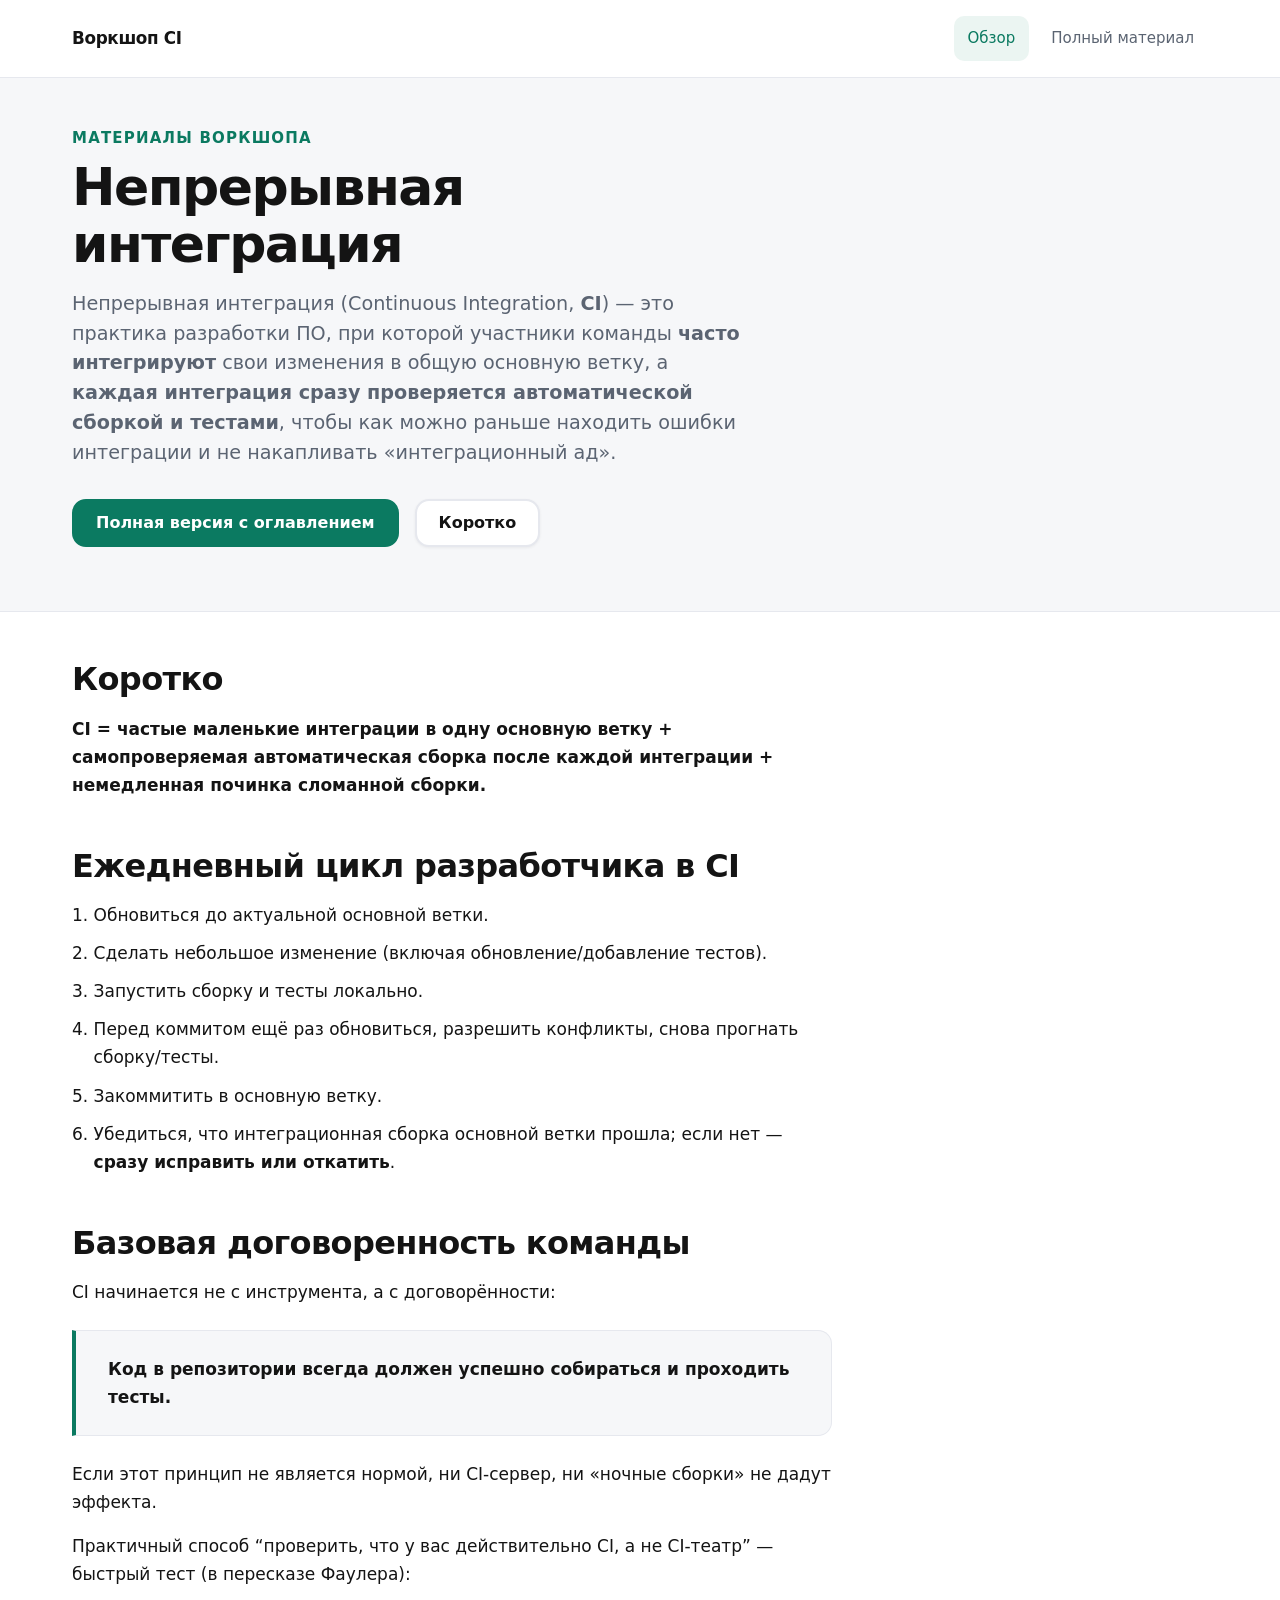
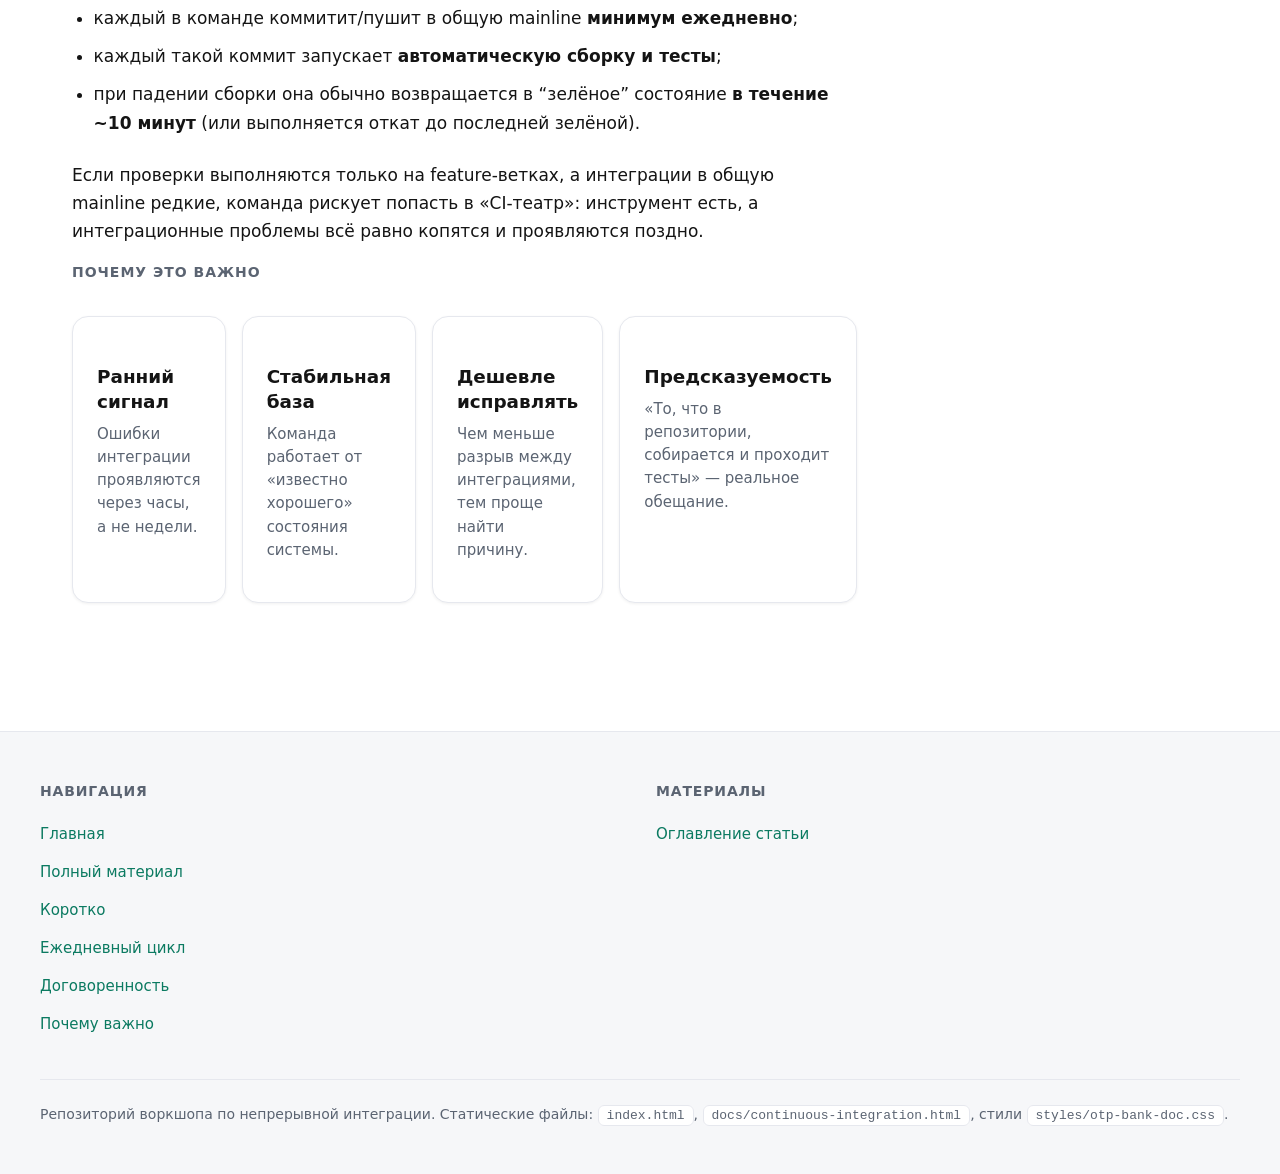
<file: index.html>
<!DOCTYPE html>
<html lang="ru">
<head>
  <meta charset="utf-8">
  <meta name="viewport" content="width=device-width, initial-scale=1">
  <title>Непрерывная интеграция (CI) — воркшоп</title>
  <link rel="stylesheet" href="styles/otp-bank-doc.css">
</head>
<body>
  <header class="site-header">
    <div class="site-header__inner">
      <a class="site-brand" href="index.html">Воркшоп CI</a>
      <nav class="site-nav" aria-label="Основная навигация">
        <a class="is-active" href="index.html">Обзор</a>
        <a href="docs/continuous-integration.html">Полный материал</a>
      </nav>
    </div>
  </header>

  <section class="hero">
    <div class="hero__inner">
      <p class="subtitle">Материалы воркшопа</p>
      <h1>Непрерывная интеграция</h1>
      <p class="lead">Непрерывная интеграция (Continuous Integration, <strong>CI</strong>) — это практика разработки ПО, при которой участники команды <strong>часто интегрируют</strong> свои изменения в общую основную ветку, а <strong>каждая интеграция сразу проверяется автоматической сборкой и тестами</strong>, чтобы как можно раньше находить ошибки интеграции и не накапливать «интеграционный ад».</p>
      <div class="hero__actions">
        <a class="btn btn--primary" href="docs/continuous-integration.html">Полная версия с оглавлением</a>
        <a class="btn btn--secondary" href="#korotko">Коротко</a>
      </div>
    </div>
  </section>

  <main class="page-body">
    <div class="content">
      <h2 id="korotko">Коротко</h2>
      <p><strong>CI = частые маленькие интеграции в одну основную ветку + самопроверяемая автоматическая сборка после каждой интеграции + немедленная починка сломанной сборки.</strong></p>

      <h2 id="cikl">Ежедневный цикл разработчика в CI</h2>
      <ol>
        <li>Обновиться до актуальной основной ветки.</li>
        <li>Сделать небольшое изменение (включая обновление/добавление тестов).</li>
        <li>Запустить сборку и тесты локально.</li>
        <li>Перед коммитом ещё раз обновиться, разрешить конфликты, снова прогнать сборку/тесты.</li>
        <li>Закоммитить в основную ветку.</li>
        <li>Убедиться, что интеграционная сборка основной ветки прошла; если нет — <strong>сразу исправить или откатить</strong>.</li>
      </ol>

      <h2 id="dogovor">Базовая договоренность команды</h2>
      <p>CI начинается не с инструмента, а с договорённости:</p>
      <blockquote class="callout">
        <p><strong>Код в репозитории всегда должен успешно собираться и проходить тесты.</strong></p>
      </blockquote>
      <p>Если этот принцип не является нормой, ни CI‑сервер, ни «ночные сборки» не дадут эффекта.</p>
      <p>Практичный способ “проверить, что у вас действительно CI, а не CI‑театр” — быстрый тест (в пересказе Фаулера):</p>
      <ul>
        <li>каждый в команде коммитит/пушит в общую mainline <strong>минимум ежедневно</strong>;</li>
        <li>каждый такой коммит запускает <strong>автоматическую сборку и тесты</strong>;</li>
        <li>при падении сборки она обычно возвращается в “зелёное” состояние <strong>в течение ~10 минут</strong> (или выполняется откат до последней зелёной).</li>
      </ul>
      <p>Если проверки выполняются только на feature‑ветках, а интеграции в общую mainline редкие, команда рискует попасть в «CI‑театр»: инструмент есть, а интеграционные проблемы всё равно копятся и проявляются поздно.</p>

      <p class="section-label" id="benefits">Почему это важно</p>
      <div class="card-grid" aria-label="Ключевые выгоды CI">
        <article class="card">
          <h3 class="card__title">Ранний сигнал</h3>
          <p class="card__text">Ошибки интеграции проявляются через часы, а не недели.</p>
        </article>
        <article class="card">
          <h3 class="card__title">Стабильная база</h3>
          <p class="card__text">Команда работает от «известно хорошего» состояния системы.</p>
        </article>
        <article class="card">
          <h3 class="card__title">Дешевле исправлять</h3>
          <p class="card__text">Чем меньше разрыв между интеграциями, тем проще найти причину.</p>
        </article>
        <article class="card">
          <h3 class="card__title">Предсказуемость</h3>
          <p class="card__text">«То, что в репозитории, собирается и проходит тесты» — реальное обещание.</p>
        </article>
      </div>
    </div>
  </main>

  <footer class="site-footer">
    <div class="site-footer__inner">
      <div>
        <h3>Навигация</h3>
        <ul>
          <li><a href="index.html">Главная</a></li>
          <li><a href="docs/continuous-integration.html">Полный материал</a></li>
          <li><a href="#korotko">Коротко</a></li>
          <li><a href="#cikl">Ежедневный цикл</a></li>
          <li><a href="#dogovor">Договоренность</a></li>
          <li><a href="#benefits">Почему важно</a></li>
        </ul>
      </div>
      <div>
        <h3>Материалы</h3>
        <ul>
          <li><a href="docs/continuous-integration.html">Оглавление статьи</a></li>
        </ul>
      </div>
      <div class="site-footer__legal">
        Репозиторий воркшопа по непрерывной интеграции. Статические файлы: <code>index.html</code>, <code>docs/continuous-integration.html</code>, стили <code>styles/otp-bank-doc.css</code>.
      </div>
    </div>
  </footer>
</body>
</html>
</file>
<file: styles/otp-bank-doc.css>
/**
 * Корпоративный «банковский» стиль документации:
 * светлая палитра, воздух, скруглённые карточки, один акцент.
 * Не копирует бренд OTP — только UX-паттерн.
 */
:root {
  --bg: #ffffff;
  --surface: #f6f7f9;
  --text: #141414;
  --muted: #5b6472;
  --border: #e6e8ee;
  --accent: #0b7a61;
  --accent-hover: #096650;
  --accent-soft: rgba(11, 122, 97, 0.08);
  --radius: 14px;
  --radius-lg: 16px;
  --shadow-soft: 0 1px 3px rgba(20, 20, 20, 0.06);
  --font: system-ui, -apple-system, "Segoe UI", Roboto, "Helvetica Neue", Arial, sans-serif;
  --space-2: 8px;
  --space-3: 16px;
  --space-4: 24px;
  --space-5: 32px;
  --space-6: 48px;
  --space-7: 64px;
  --space-8: 80px;
  --content-max: 760px;
  --page-max: 1200px;
}

*,
*::before,
*::after {
  box-sizing: border-box;
}

html {
  scroll-behavior: smooth;
}

body {
  margin: 0;
  font-family: var(--font);
  font-size: 17px;
  line-height: 1.65;
  color: var(--text);
  background: var(--bg);
  -webkit-font-smoothing: antialiased;
}

a {
  color: var(--accent);
  text-decoration-thickness: 1px;
  text-underline-offset: 3px;
}

a:hover {
  color: var(--accent-hover);
}

a:focus-visible {
  outline: 2px solid var(--accent);
  outline-offset: 3px;
}

.site-header {
  position: sticky;
  top: 0;
  z-index: 20;
  background: rgba(255, 255, 255, 0.92);
  backdrop-filter: blur(10px);
  border-bottom: 1px solid var(--border);
}

.site-header__inner {
  max-width: var(--page-max);
  margin: 0 auto;
  padding: var(--space-3) var(--space-3);
  display: flex;
  align-items: center;
  justify-content: space-between;
  gap: var(--space-4);
  flex-wrap: wrap;
}

@media (min-width: 768px) {
  .site-header__inner {
    padding: var(--space-3) var(--space-5);
  }
}

.site-brand {
  font-weight: 700;
  font-size: 1.05rem;
  color: var(--text);
  text-decoration: none;
  letter-spacing: -0.02em;
}

.site-brand:hover {
  color: var(--accent);
}

.site-nav {
  display: flex;
  align-items: center;
  gap: var(--space-2);
  flex-wrap: wrap;
}

.site-nav a {
  font-size: 15px;
  font-weight: 500;
  color: var(--muted);
  text-decoration: none;
  padding: 10px 14px;
  border-radius: 10px;
  min-height: 44px;
  display: inline-flex;
  align-items: center;
}

.site-nav a:hover {
  background: var(--surface);
  color: var(--text);
}

.site-nav a.is-active {
  color: var(--accent);
  background: var(--accent-soft);
}

.hero {
  background: var(--surface);
  border-bottom: 1px solid var(--border);
}

.hero__inner {
  max-width: var(--page-max);
  margin: 0 auto;
  padding: var(--space-6) var(--space-3) var(--space-7);
}

@media (min-width: 768px) {
  .hero__inner {
    padding-left: var(--space-5);
    padding-right: var(--space-5);
  }
}

.hero h1 {
  margin: 0 0 var(--space-3);
  font-size: clamp(2rem, 4.5vw, 3.25rem);
  font-weight: 700;
  line-height: 1.1;
  letter-spacing: -0.03em;
  max-width: 18ch;
}

.hero .lead {
  margin: 0 0 var(--space-5);
  font-size: clamp(1.05rem, 1.5vw, 1.2rem);
  line-height: 1.55;
  color: var(--muted);
  max-width: 42rem;
}

.hero .subtitle {
  margin: 0 0 var(--space-2);
  font-size: 15px;
  font-weight: 600;
  text-transform: uppercase;
  letter-spacing: 0.08em;
  color: var(--accent);
}

.hero__actions {
  display: flex;
  flex-wrap: wrap;
  gap: var(--space-3);
  align-items: center;
}

.btn {
  display: inline-flex;
  align-items: center;
  justify-content: center;
  min-height: 48px;
  padding: 0 22px;
  font-size: 16px;
  font-weight: 600;
  font-family: inherit;
  border-radius: var(--radius);
  border: 2px solid transparent;
  cursor: pointer;
  text-decoration: none;
  transition: background 0.15s ease, border-color 0.15s ease, color 0.15s ease;
}

.btn:focus-visible {
  outline: 2px solid var(--accent);
  outline-offset: 3px;
}

.btn--primary {
  background: var(--accent);
  color: #fff;
  border-color: var(--accent);
}

.btn--primary:hover {
  background: var(--accent-hover);
  border-color: var(--accent-hover);
  color: #fff;
}

.btn--secondary {
  background: var(--bg);
  color: var(--text);
  border-color: var(--border);
  box-shadow: var(--shadow-soft);
}

.btn--secondary:hover {
  border-color: var(--accent);
  color: var(--accent);
}

.page-body {
  max-width: var(--page-max);
  margin: 0 auto;
  padding: var(--space-6) var(--space-3) var(--space-8);
}

@media (min-width: 768px) {
  .page-body {
    padding-left: var(--space-5);
    padding-right: var(--space-5);
  }
}

.content {
  max-width: var(--content-max);
}

.content h2 {
  margin: var(--space-6) 0 var(--space-3);
  font-size: clamp(1.5rem, 2.5vw, 2rem);
  font-weight: 700;
  line-height: 1.2;
  letter-spacing: -0.02em;
  scroll-margin-top: 88px;
}

.content h2:first-child {
  margin-top: 0;
}

.content h3 {
  margin: var(--space-4) 0 var(--space-2);
  font-size: 1.15rem;
  font-weight: 600;
}

.content p {
  margin: 0 0 var(--space-3);
}

.content ul,
.content ol {
  margin: 0 0 var(--space-4);
  padding-left: 1.35rem;
}

.content li {
  margin: 10px 0;
}

.sources-list .source-book {
  list-style-position: outside;
  margin: 14px 0;
}

.sources-list .source-book__row {
  display: flex;
  gap: var(--space-3);
  align-items: flex-start;
}

.source-book__cover {
  width: 52px;
  height: 78px;
  flex: 0 0 auto;
  object-fit: cover;
  border-radius: 10px;
  border: 1px solid var(--border);
  box-shadow: var(--shadow-soft);
  background: var(--surface);
}

.sources-list .source-book__row > span {
  min-width: 0;
}

.sources-list .source-book a {
  word-break: break-word;
}

.sources-list .source-book cite {
  font-style: italic;
}

.content li ul {
  margin: var(--space-2) 0 var(--space-3);
}

.card-grid {
  display: grid;
  gap: var(--space-3);
  margin: var(--space-5) 0 var(--space-6);
}

@media (min-width: 640px) {
  .card-grid {
    grid-template-columns: repeat(2, 1fr);
  }
}

@media (min-width: 960px) {
  .card-grid {
    grid-template-columns: repeat(4, 1fr);
  }
}

.card {
  background: var(--bg);
  border: 1px solid var(--border);
  border-radius: var(--radius-lg);
  padding: var(--space-4);
  box-shadow: var(--shadow-soft);
}

.card__title {
  margin: 0 0 var(--space-2);
  font-size: 1rem;
  font-weight: 700;
  line-height: 1.35;
}

.card__text {
  margin: 0;
  font-size: 15px;
  line-height: 1.55;
  color: var(--muted);
}

.section-label {
  margin: 0 0 var(--space-3);
  font-size: 14px;
  font-weight: 600;
  text-transform: uppercase;
  letter-spacing: 0.07em;
  color: var(--muted);
}

.toc-card {
  background: var(--bg);
  border: 1px solid var(--border);
  border-radius: var(--radius-lg);
  padding: var(--space-4) var(--space-5);
  margin-bottom: var(--space-6);
  box-shadow: var(--shadow-soft);
}

.toc-card h2 {
  margin: 0 0 var(--space-3);
  font-size: 14px;
  font-weight: 600;
  text-transform: uppercase;
  letter-spacing: 0.07em;
  color: var(--muted);
}

.toc-card ol {
  margin: 0;
  padding-left: 1.25rem;
}

.toc-card li {
  margin: 10px 0;
}

.toc-card a {
  font-weight: 500;
  text-decoration: none;
}

.toc-card a:hover {
  text-decoration: underline;
}

.callout {
  margin: var(--space-4) 0;
  padding: var(--space-4) var(--space-5);
  background: var(--surface);
  border: 1px solid var(--border);
  border-left: 4px solid var(--accent);
  border-radius: 0 var(--radius) var(--radius) 0;
}

.callout p:last-child {
  margin-bottom: 0;
}

.surface-band {
  background: var(--surface);
  margin: var(--space-6) calc(-1 * var(--space-3));
  padding: var(--space-6) var(--space-3);
  border-top: 1px solid var(--border);
  border-bottom: 1px solid var(--border);
}

@media (min-width: 768px) {
  .surface-band {
    margin-left: calc(50% - 50vw);
    margin-right: calc(50% - 50vw);
    padding-left: max(var(--space-5), calc(50vw - var(--page-max) / 2));
    padding-right: max(var(--space-5), calc(50vw - var(--page-max) / 2));
  }
}

.surface-band__inner {
  max-width: var(--content-max);
  margin: 0 auto;
}

.surface-band__inner .section-label {
  margin-top: 0;
}

.surface-band__lead {
  margin: 0;
  font-size: 1.05rem;
  line-height: 1.6;
}

.site-footer {
  background: var(--surface);
  border-top: 1px solid var(--border);
  padding: var(--space-6) var(--space-3);
}

@media (min-width: 768px) {
  .site-footer {
    padding-left: var(--space-5);
    padding-right: var(--space-5);
  }
}

.site-footer__inner {
  max-width: var(--page-max);
  margin: 0 auto;
  display: grid;
  gap: var(--space-5);
}

@media (min-width: 640px) {
  .site-footer__inner {
    grid-template-columns: 1fr 1fr;
  }
}

.site-footer h3 {
  margin: 0 0 var(--space-3);
  font-size: 14px;
  font-weight: 600;
  text-transform: uppercase;
  letter-spacing: 0.06em;
  color: var(--muted);
}

.site-footer ul {
  margin: 0;
  padding: 0;
  list-style: none;
}

.site-footer li {
  margin: 0 0 10px;
}

.site-footer a {
  font-size: 15px;
  font-weight: 500;
  text-decoration: none;
}

.site-footer a:hover {
  text-decoration: underline;
}

.site-footer__legal {
  grid-column: 1 / -1;
  padding-top: var(--space-4);
  border-top: 1px solid var(--border);
  font-size: 14px;
  color: var(--muted);
  line-height: 1.55;
}

.site-footer__legal code {
  font-size: 13px;
  background: var(--bg);
  padding: 2px 8px;
  border-radius: 6px;
  border: 1px solid var(--border);
}

article section {
  margin-bottom: var(--space-5);
}

strong {
  font-weight: 600;
}

.faq details {
  margin-bottom: var(--space-3);
}

.faq details:last-child {
  margin-bottom: 0;
}

.faq summary {
  cursor: pointer;
  list-style-position: outside;
  min-height: 44px;
  padding: 10px 0;
  box-sizing: border-box;
}

.faq summary::-webkit-details-marker {
  color: var(--accent);
}

.faq details[open] summary {
  margin-bottom: var(--space-2);
}

.faq details .card__text {
  margin-top: var(--space-3);
}
</file>
